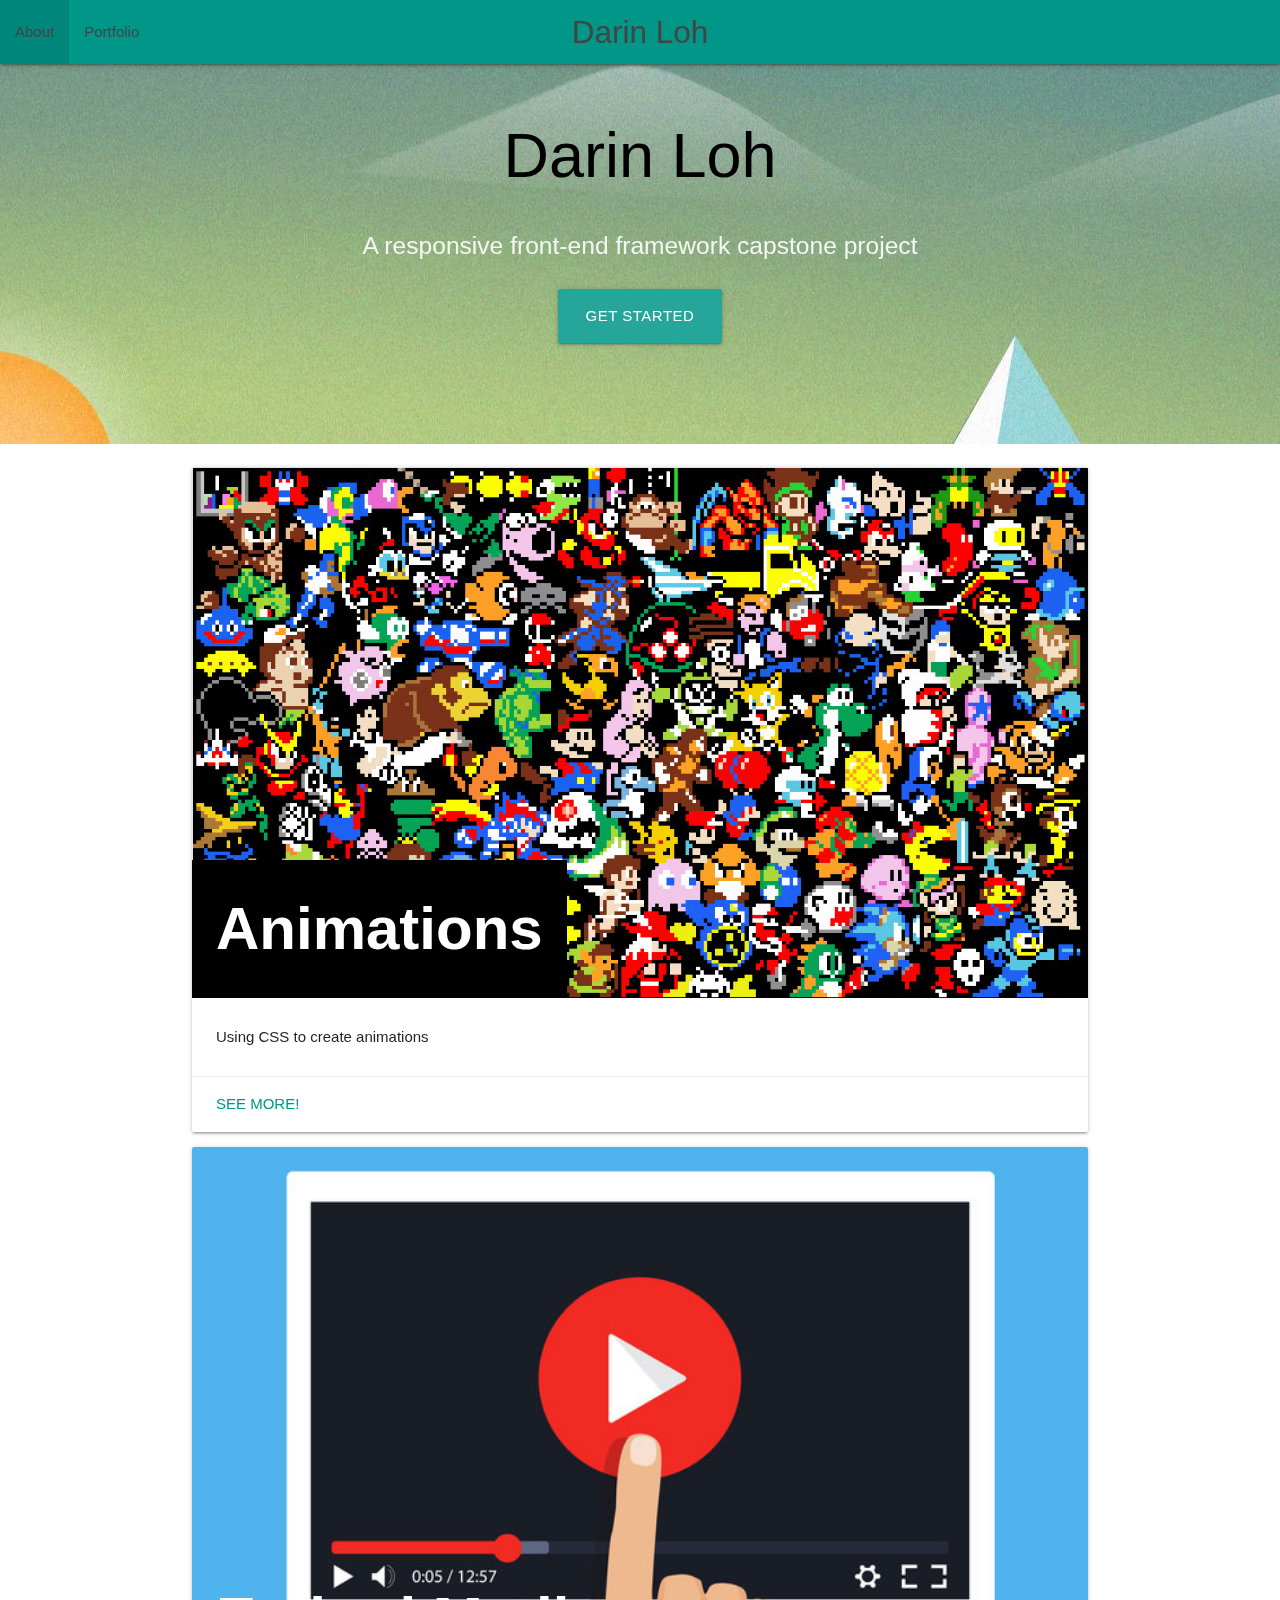
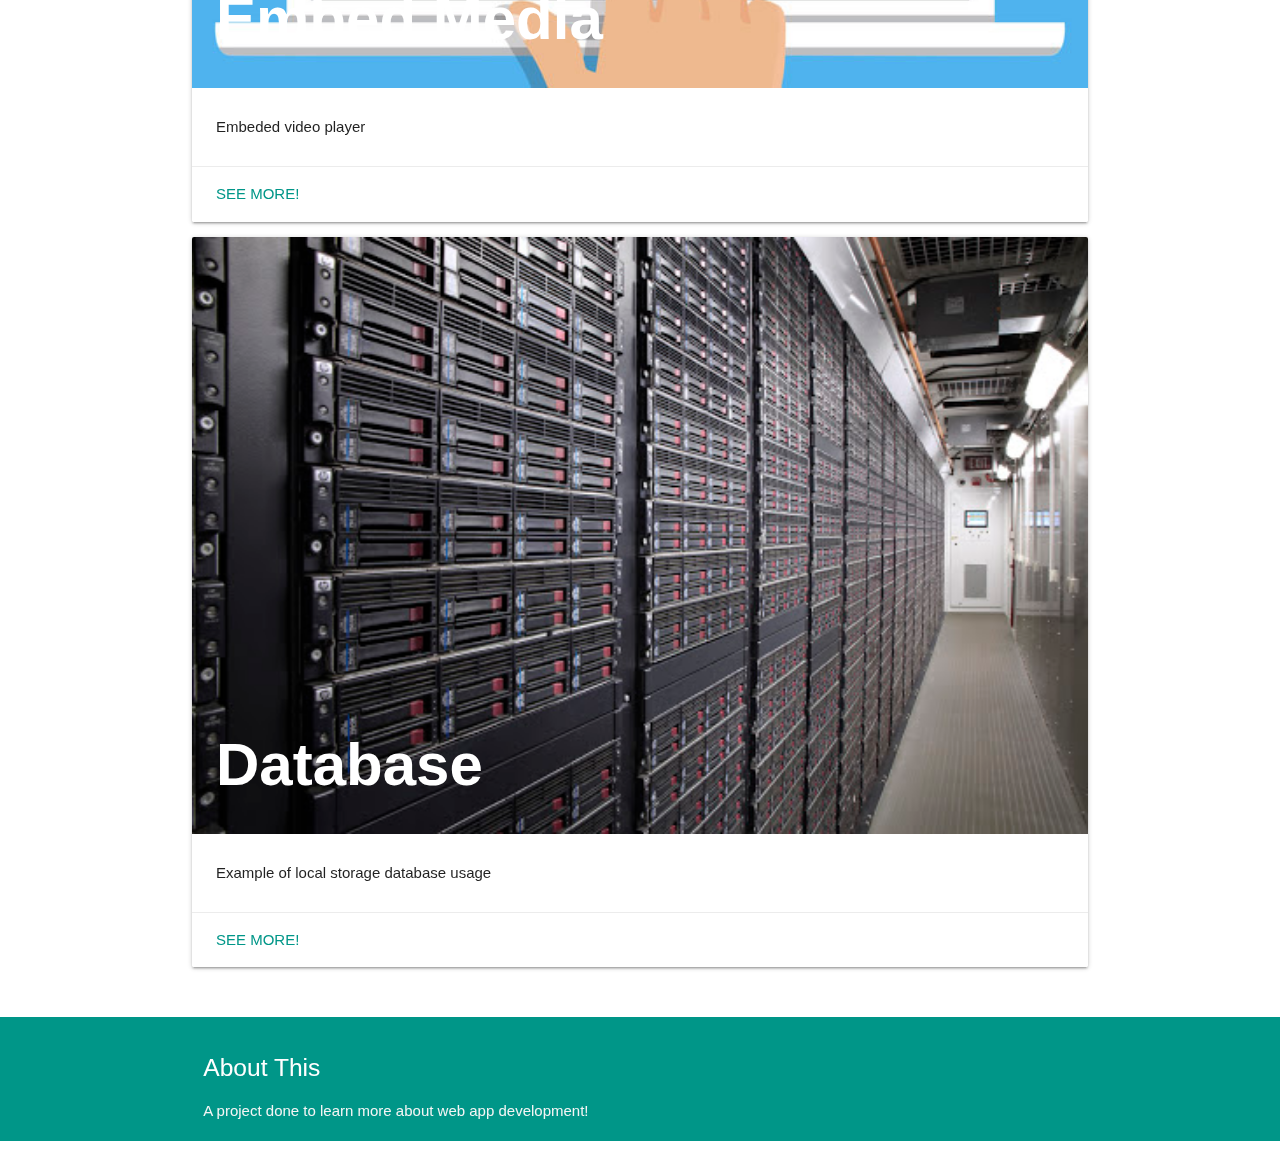
<file: parallax-template/index.html>
<!DOCTYPE html>
<html lang="en">

<head>
  <meta http-equiv="Content-Type" content="text/html; charset=UTF-8" />
  <meta name="viewport" content="width=device-width, initial-scale=1" />

  <!-- CSS  -->
  <link href="https://fonts.googleapis.com/icon?family=Material+Icons" rel="stylesheet">
  <link href="css/materialize.css" type="text/css" rel="stylesheet" media="screen,projection" />
  <link href="css/style.css" type="text/css" rel="stylesheet" media="screen,projection" />
</head>

<body>
  <nav>
    <div class="nav-wrapper teal">
      <a href="index.html" class="brand-logo center">Darin Loh</a>
      <ul id="nav-mobile" class="left hide-on-med-and-down">
        <li><a href="index.html">About</a></li>
        <li><a href="portfolio.html">Portfolio</a></li>
      </ul>
    </div>
  </nav>

  <div id="index-banner" class="parallax-container">
    <div class="section no-pad-bot">
      <div class="container">
        <br><br>
        <h1 class="header center black-text text-lighten-2">Darin Loh</h1>
        <div class="row center">
          <h5 class="header col s12 light">A responsive front-end framework capstone project</h5>
        </div>
        <div class="row center">
          <a href="portfolio.html" id="download-button" class="btn-large waves-effect waves-light teal lighten-1">Get
            Started</a>
        </div>
        <br><br>
      </div>
    </div>
    <div class="parallax"><img src="background.jpg" alt="Unsplashed background img 1"></div>
  </div>


  <div class="container">
    <div class="section">
      <!--   Icon Section   -->

      <div class="row">
        <div class=" s12">
          <!-- API -->
          <!-- <div class="card">
            <div class="card-image">
              <img src="crypto.webp">
              <span class="card-title ">API Showcase</span>
            </div>
            <div class="card-content">
              <p>Using Gemini API to retrive prices of Bitcoin and Ethereum</p>
            </div>
            <div class="card-action">
              <a href="/portfolio.html#api" class='teal-text'>See more!</a>
            </div>
          </div> -->
          <!-- Animations -->
          <div class="card">
            <div class="card-image">
              <img src="animationbackground.jpg">
              <span class="card-title black-half">Animations</span>
            </div>
            <div class="card-content">
              <p>Using CSS to create animations</p>
            </div>
            <div class="card-action">
              <a href="/portfolio.html#animation" class='teal-text'>See more!</a>
            </div>
          </div>
          <!-- video -->
          <div class="card">
            <div class="card-image">
              <img src="video.jpg">
              <span class="card-title white-text">Embed Media</span>
            </div>
            <div class="card-content">
              <p>Embeded video player</p>
            </div>
            <div class="card-action">
              <a href="/portfolio.html#videoplayer" class='teal-text'>See more!</a>
            </div>
          </div>
          <!-- Database -->
          <div class="card">
            <div class="card-image">
              <img src="database.jpg">
              <span class="card-title white-text">Database</span>
            </div>
            <div class="card-content">
              <p>Example of local storage database usage</p>
            </div>
            <div class="card-action">
              <a href="/portfolio.html#database" class='teal-text'>See more!</a>
            </div>
          </div>
        </div>
      </div>


    </div>
  </div>

  <footer class="page-footer teal">
    <div class="container">
      <div class="row">
        <div class="col l6 s12">
          <h5 class="white-text">About This</h5>
          <p class="grey-text text-lighten-4">A project done to learn more about web app development!</p>
        </div>
      </div>
    </div>
  </footer>



  <!--  Scripts-->
  <script src="https://code.jquery.com/jquery-2.1.1.min.js"></script>
  <script src="js/materialize.js"></script>
  <script src="js/init.js"></script>

</body>

</html>
</file>
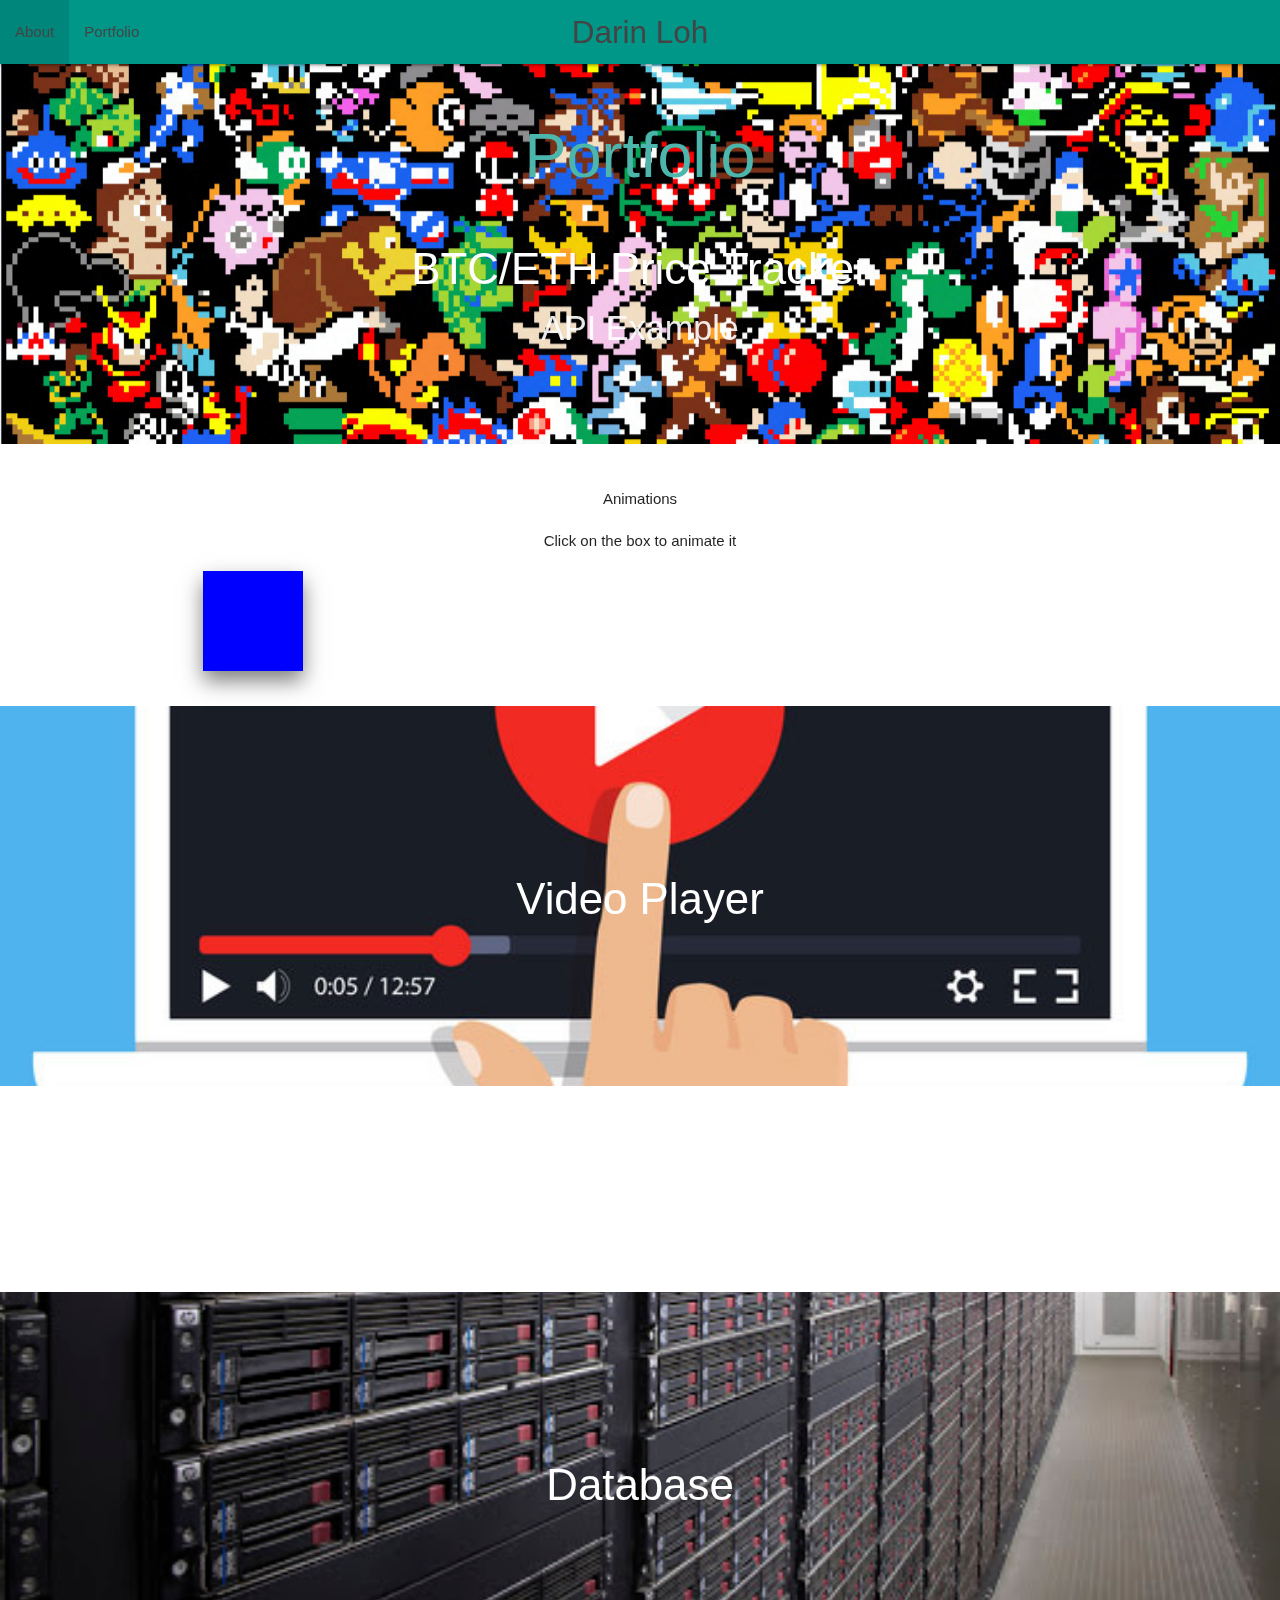
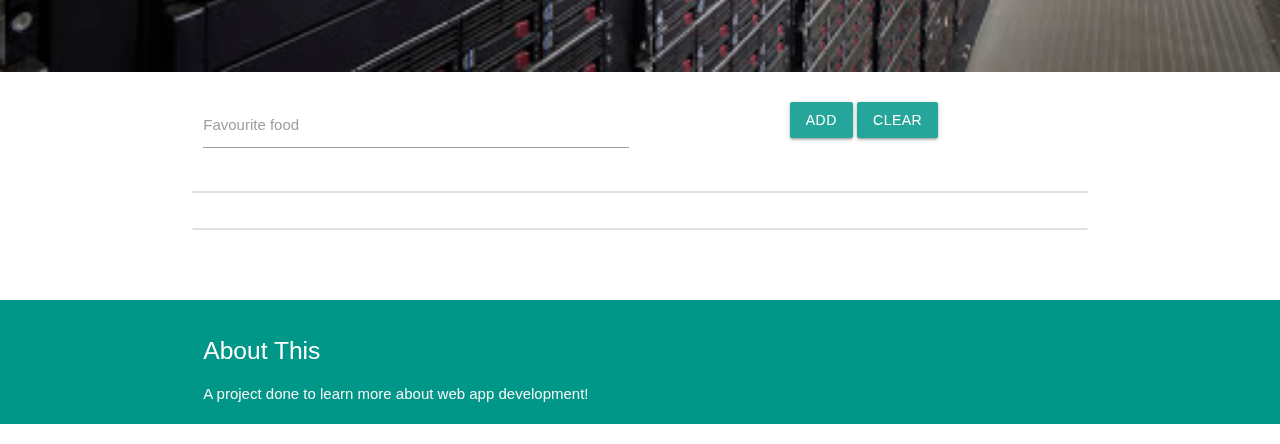
<file: parallax-template/portfolio.html>
<!DOCTYPE html>
<html lang="en">

<head>
  <meta http-equiv="Content-Type" content="text/html; charset=UTF-8" />
  <meta name="viewport" content="width=device-width, initial-scale=1" />
  <link rel="stylesheet" href="https://cdnjs.cloudflare.com/ajax/libs/materialize/1.0.0/css/materialize.min.css" />


  <!-- CSS  -->
  <link href="https://fonts.googleapis.com/icon?family=Material+Icons" rel="stylesheet">
  <link href="css/materialize.css" type="text/css" rel="stylesheet" media="screen,projection" />
  <link href="css/style.css" type="text/css" rel="stylesheet" media="screen,projection" />
</head>

<body>
  <nav>
    <div class="nav-wrapper teal">
      <a href="index.html" class="brand-logo center">Darin Loh</a>
      <ul id="nav-mobile" class="left hide-on-med-and-down">
        <li><a href="index.html">About</a></li>

        <li><a href="portfolio.html">Portfolio</a></li>
      </ul>
    </div>
  </nav>

  <div id="index-banner" class="parallax-container">
    <div class="section no-pad-bot">
      <div class="container">
        <br><br>
        <h1 class="header center teal-text text-lighten-2">Portfolio</h1>
        <div class="row center">
          <h3 id="api" class="header col s12 white-text bold ">BTC/ETH Price Tracker </h3>
          <h4 class="bold"> API Example </h4>
        </div>
        <br><br>
      </div>
    </div>
    <div class="parallax"><img src="animationbackground.jpg" alt="Unsplashed background img 1"></div>
  </div>

  <div class="container">
    <div class="section">
      <div class="row">
        <div class="col s12 center">
          <h3><i class="mdi-content-send brown-text"></i></h3>
          <h4></h4>Animations</h4>
          <p>Click on the box to animate it</p>
          <div class="box"></div>          
        </div>
      </div>
    </div>
  </div>

  <!-- <div class="container">
    <div class="section">
      <table>
      </table>
      <h1 class='price'></h1>
    </div>
  </div> -->

  
  <!-- video player -->
  <div class="parallax-container valign-wrapper">
    <div class="section no-pad-bot">
      <div class="container">
        <div class="row center">
          <h3 class="header col s12 white-text bold ">Video Player</h3>
        </div>
      </div>
    </div>
    <div id="videoplayer" class="parallax"><img src="video.jpg" alt="Unsplashed background img 2"></div>
  </div>

  <div class="container">
    <div class="section">
      <div class="row">
        <div class="col s12 center">
          <iframe width=auto height=auto src="https://www.youtube.com/embed/OOy764mDtiA" frameborder="0" allow="accelerometer; autoplay; encrypted-media; gyroscope; picture-in-picture" allowfullscreen></iframe>
        </div>
      </div>

    </div>
  </div>
  <!-- Local Database -->
  <div class="parallax-container valign-wrapper">
    <div class="section no-pad-bot">
      <div class="container">
        <div class="row center">
          <h3 class="header col s12 white-text bold">Database</h3>
        </div>
      </div>
    </div>
    <div id="database" class="parallax"><img src="database.jpg" ></div>
  </div>

  <div class="container">
    <div class="section">
      <div class="row">
        <div class="col s12 center">
          <div class="row">
            <div class="input-field col s6">
              <input id="fav_food" type="text" >
              <label class="active" for="fav_food">Favourite food</label>
            </div>
      
            <div class="input-field col s6">
              <a class="waves-effect waves-light btn" id="add_btn">Add</a>
              <a class="waves-effect waves-light btn" id="clear_btn">Clear</a>
            </div>
          </div>
          
          <div class="row">
            <ul class="collection" id="food_list"> </ul>
          </div>
          
          <div class="row">
            <ul class="collection" id="food_list"> </ul>
          </div>
        </div>
      </div>

    </div>
  </div>


  </div>

  <footer class="page-footer teal">
    <div class="container">
      <div class="row">
        <div class="col l6 s12">
          <h5 class="white-text">About This</h5>
          <p class="grey-text text-lighten-4">A project done to learn more about web app development!</p>
        </div>
      </div>
    </div>
  </footer>

  <!--  Scripts-->
  <script src="https://code.jquery.com/jquery-2.1.1.min.js"></script>
  <script src="js/materialize.js"></script>
  <script src="js/init.js"></script>

</body>

</html>
</file>
<file: parallax-template/css/style.css>
/* Custom Stylesheet */
/**
 * Use this file to override Materialize files so you can update
 * the core Materialize files in the future
 *
 * Made By MaterializeCSS.com
 */

nav ul a,
nav .brand-logo {
  color: #444;
}

p {
  line-height: 2rem;
}

.sidenav-trigger {
  color: #26a69a;
}

.parallax-container {
  min-height: 380px;
  line-height: 0;
  height: auto;
  color: rgba(255,255,255,.9);
}
  .parallax-container .section {
    width: 100%;
  }

@media only screen and (max-width : 992px) {
  .parallax-container .section {
    position: absolute;
    top: 40%;
  }
  #index-banner .section {
    top: 10%;
  }
}

@media only screen and (max-width : 600px) {
  #index-banner .section {
    top: 0;
  }
}

.icon-block {
  padding: 0 15px;
}
.icon-block .material-icons {
  font-size: inherit;
}

footer.page-footer {
  margin: 0;
}
</file>
